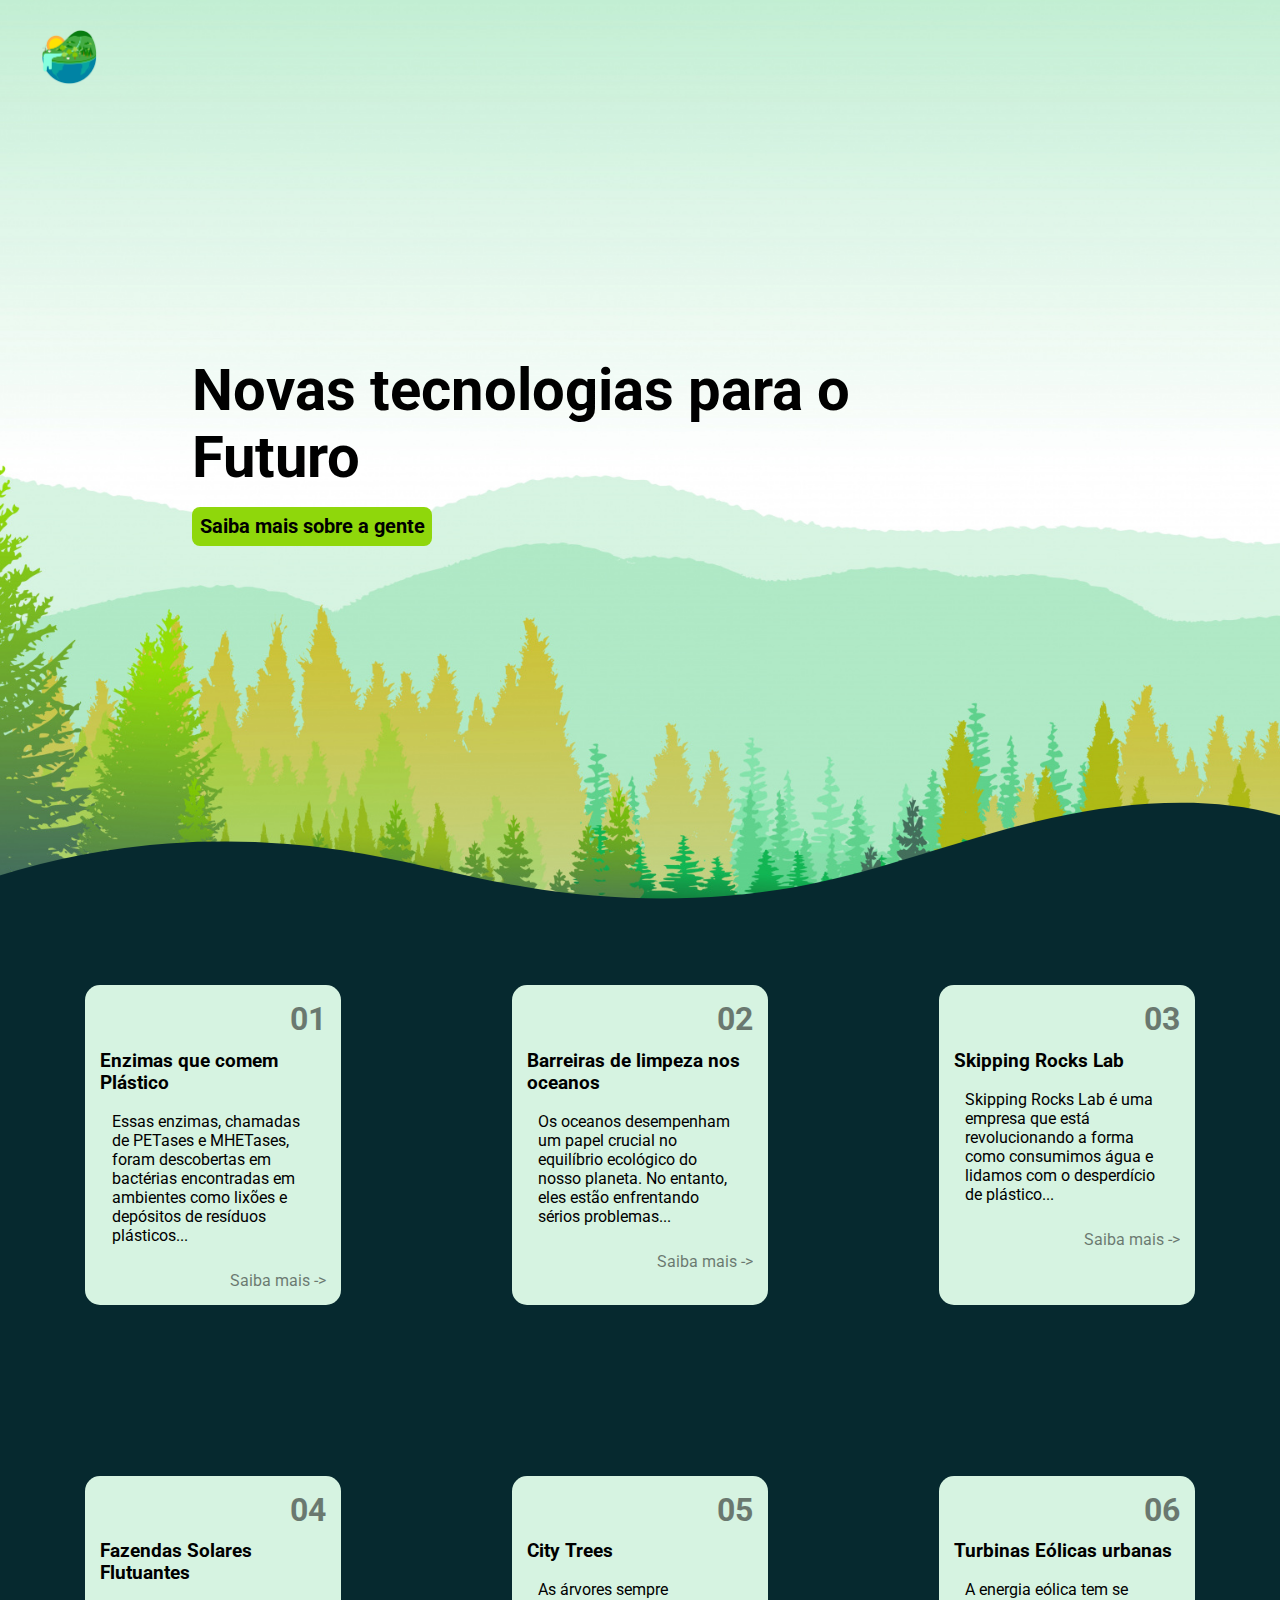
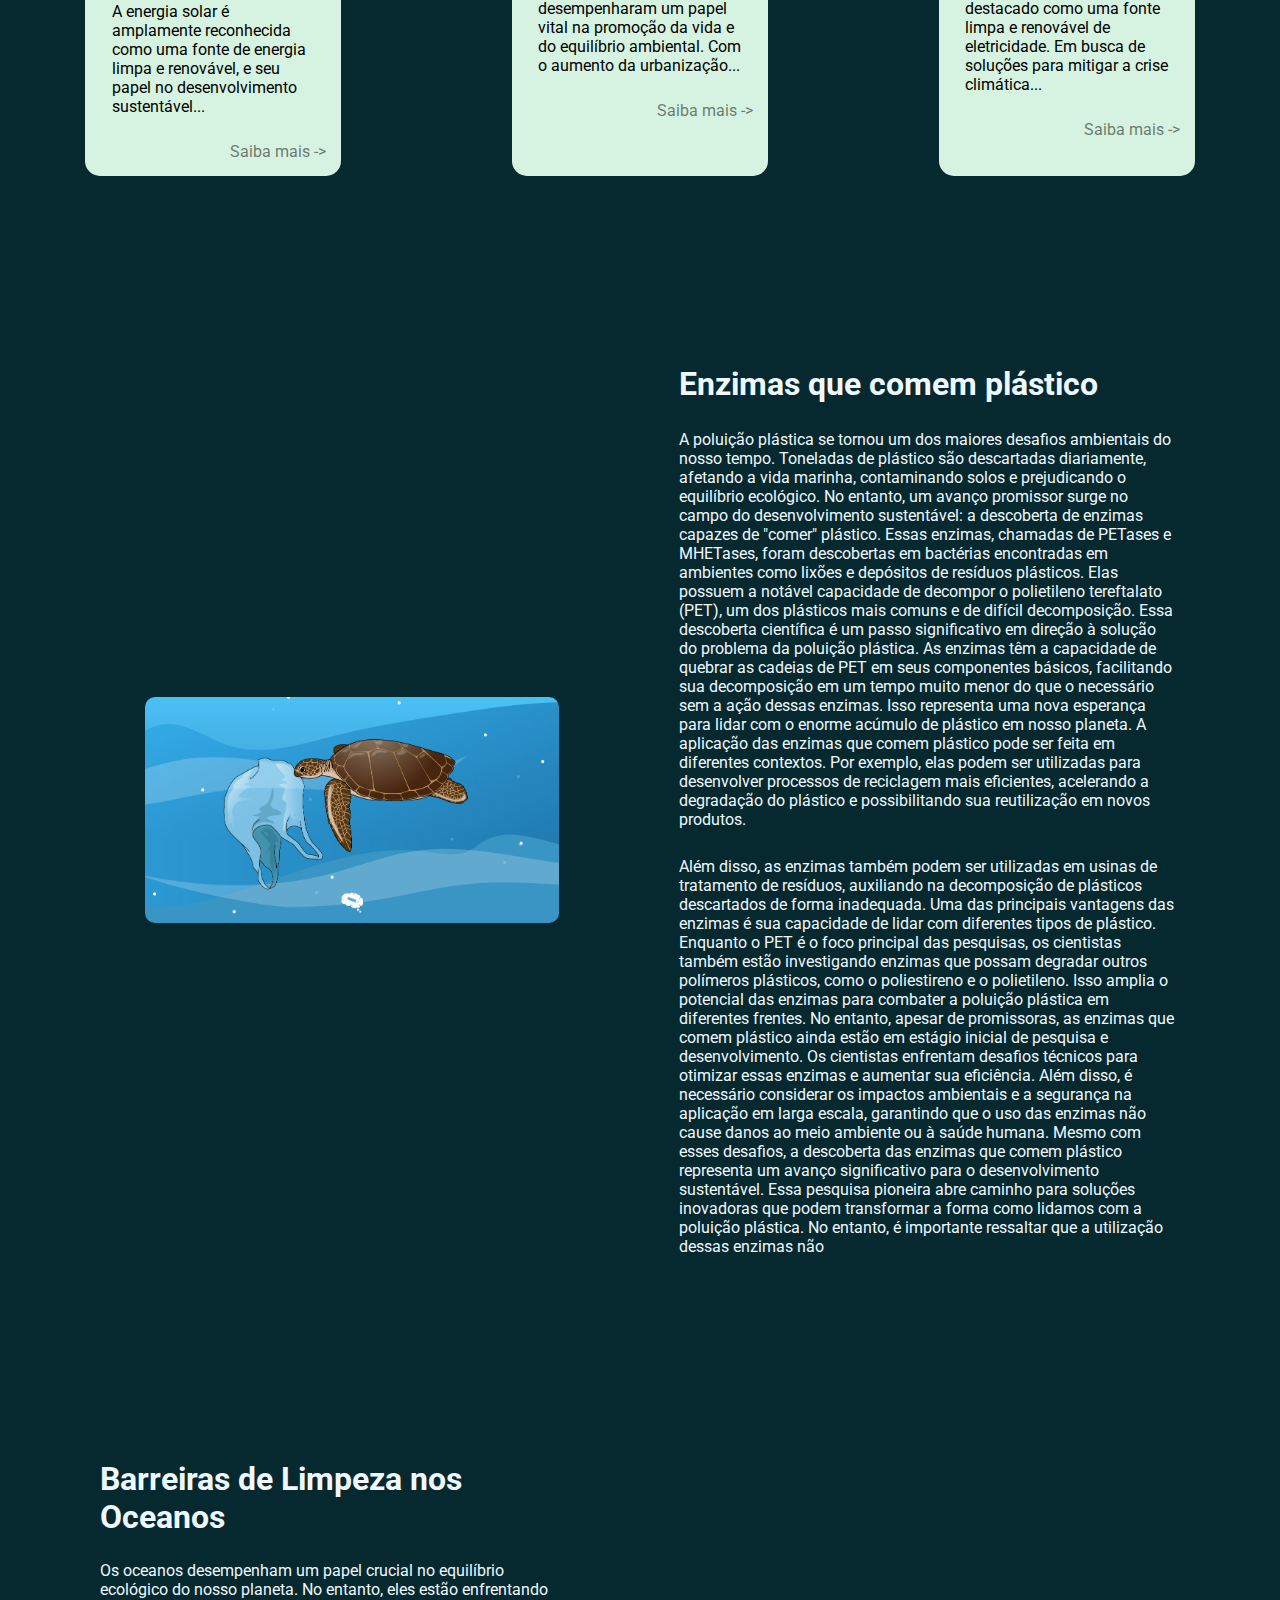
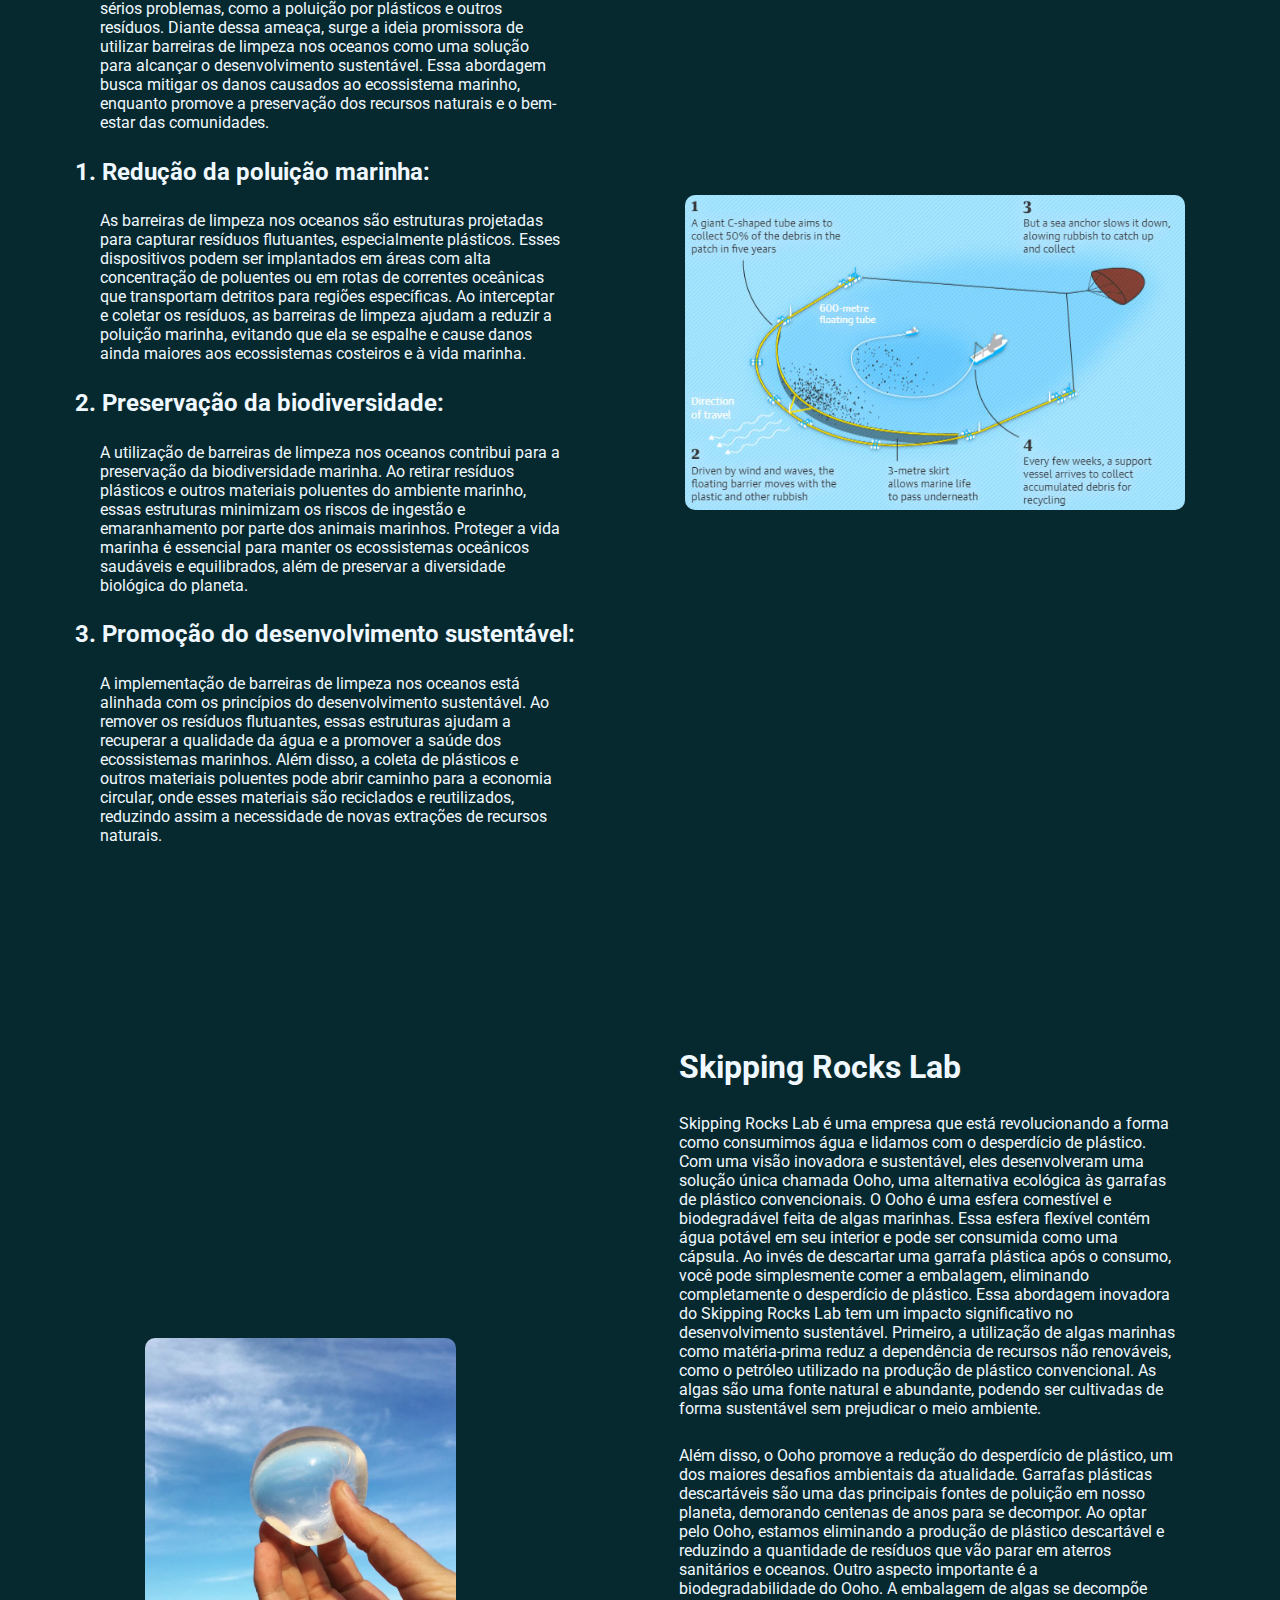
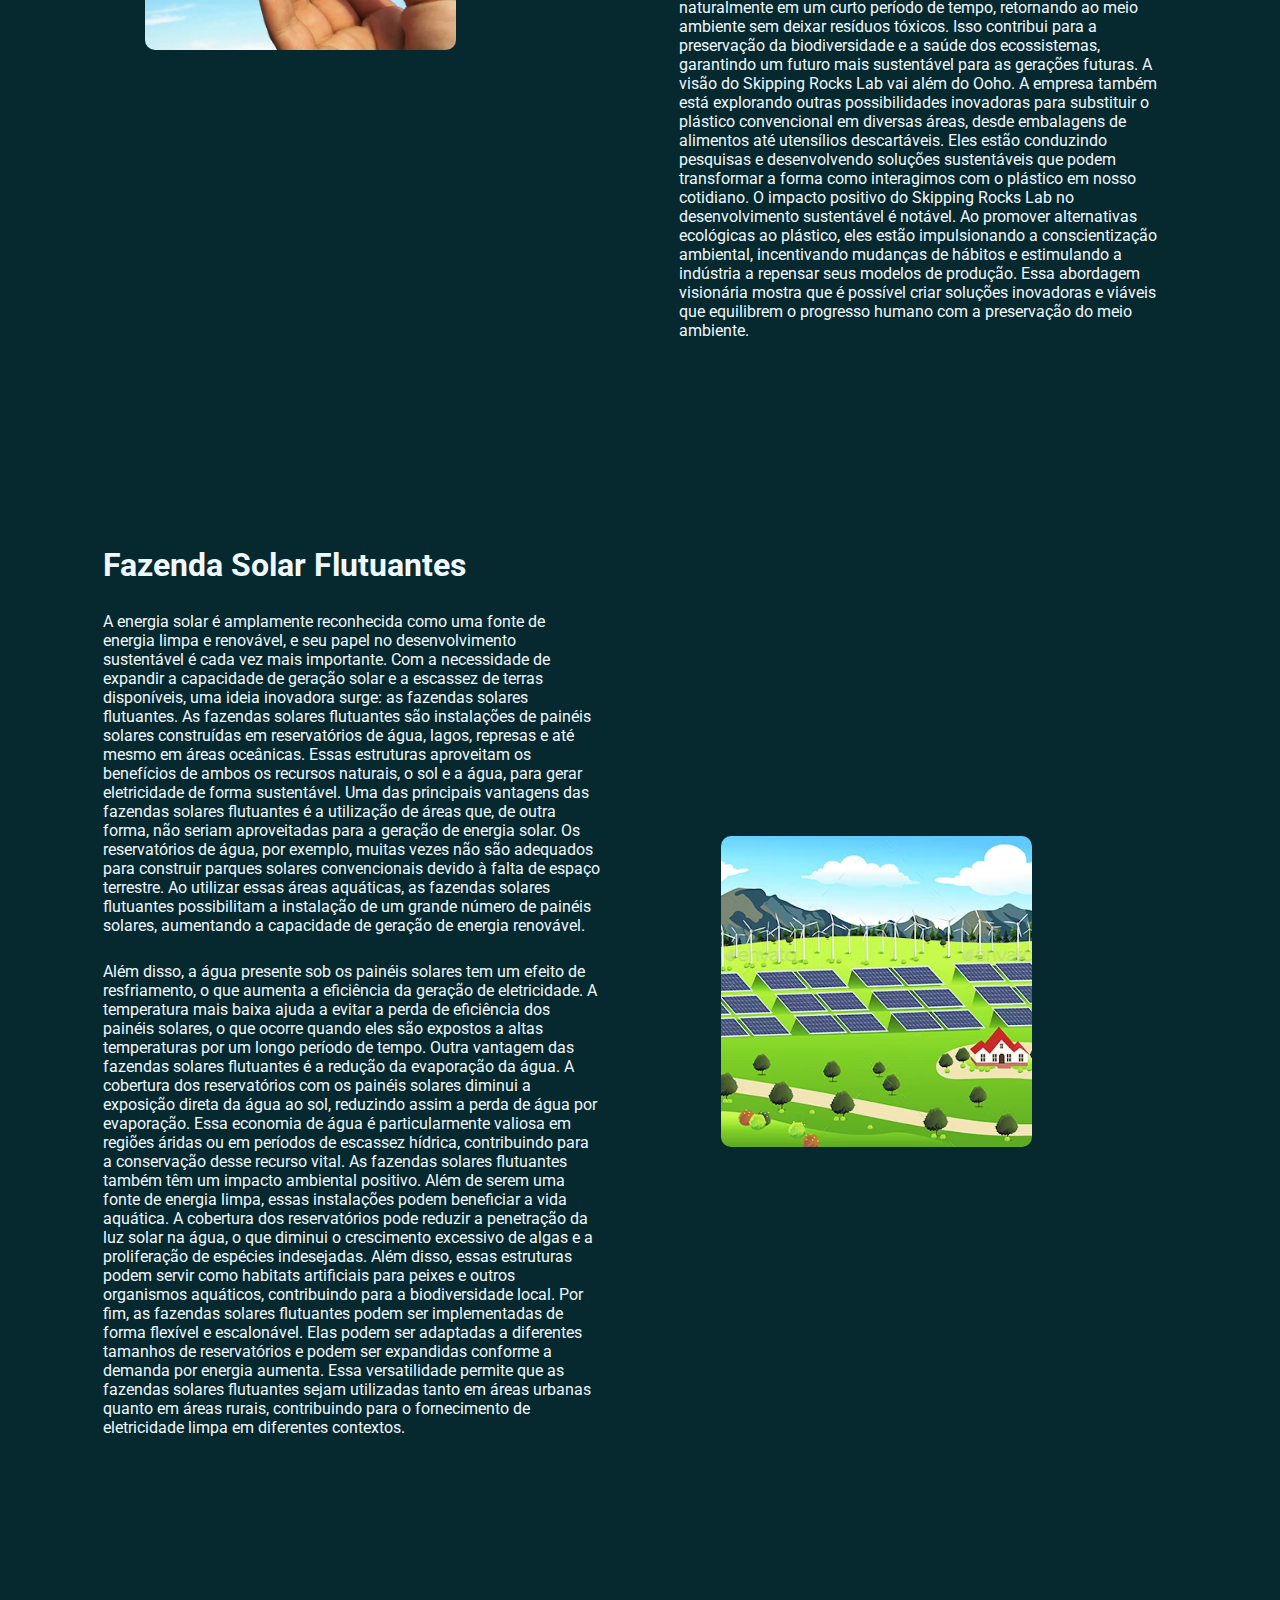
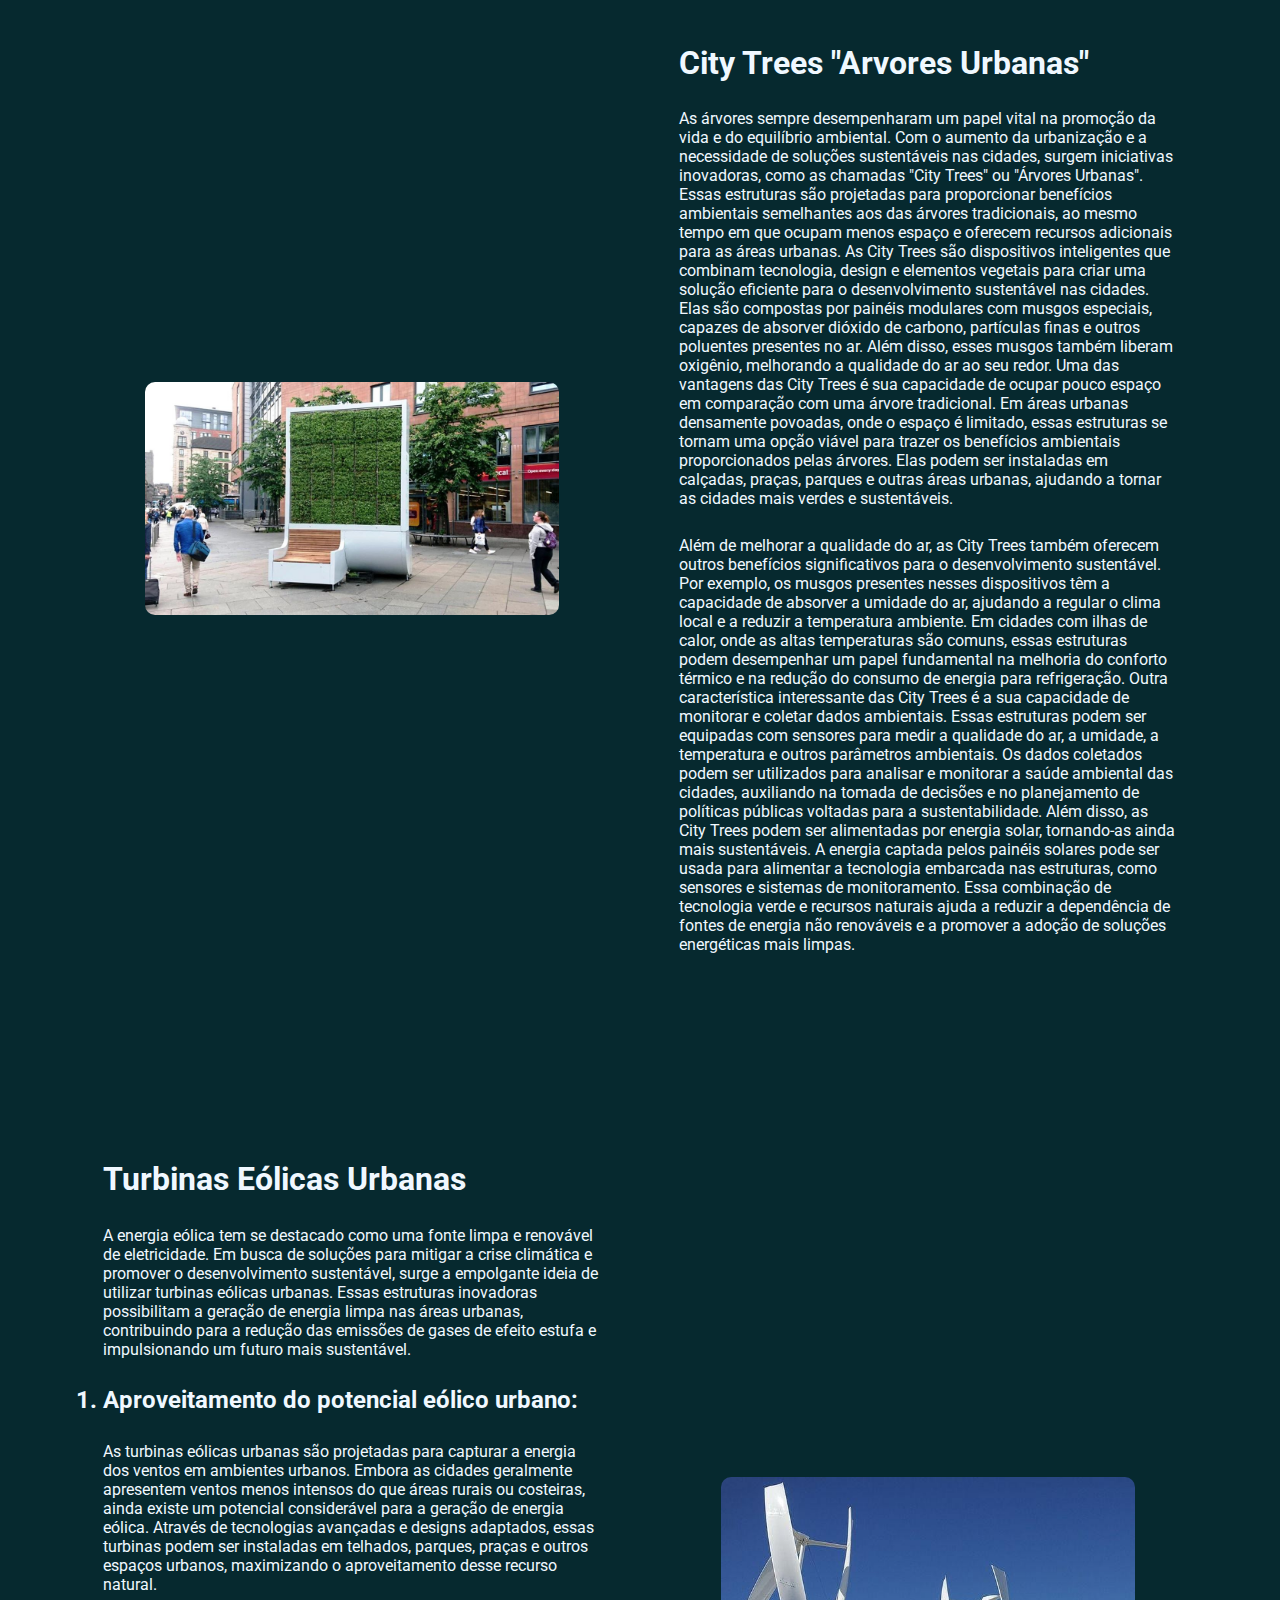
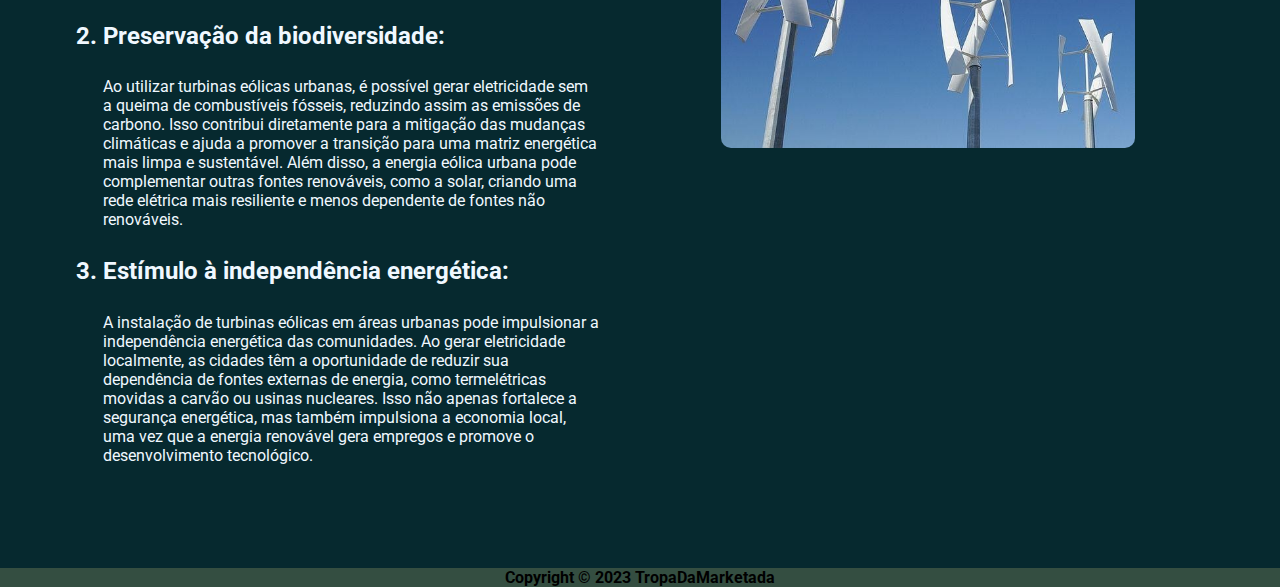
<file: index.html>
<!DOCTYPE html>
<html lang="en">
<head>
    <meta charset="UTF-8">
    <meta name="viewport" content="width=device-width, initial-scale=1.0">
    <link rel="preconnect" href="https://fonts.googleapis.com">
    <link rel="preconnect" href="https://fonts.gstatic.com" crossorigin>
    <link href="https://fonts.googleapis.com/css2?family=Inter:wght@400;500&family=Roboto:wght@100;300;500;700&display=swap" rel="stylesheet">
    <link rel="stylesheet" href="style.css">
    <title>TechLife</title>
</head>
<body>
    <main>
        <ul class="logo_ul">    
            <div>
                <a href="index.html"><img class="logo" src="/imgs/logo.png" alt=""></a>
            </div>
        </ul>

        <div class="content-title">
            <div>
                <h1>Novas tecnologias para o Futuro</h1>
            </div>
            <div>
                <button><a href="about.html">Saiba mais sobre a gente</a></button>
            </div>
        </div>

        <div class="custom-shape-divider-bottom-1693517542">
            <svg data-name="Layer 1" xmlns="http://www.w3.org/2000/svg" viewBox="0 0 1200 120" preserveAspectRatio="none">
                <path d="M321.39,56.44c58-10.79,114.16-30.13,172-41.86,82.39-16.72,168.19-17.73,250.45-.39C823.78,31,906.67,72,985.66,92.83c70.05,18.48,146.53,26.09,214.34,3V0H0V27.35A600.21,600.21,0,0,0,321.39,56.44Z" class="shape-fill"></path>
            </svg>
        </div>
    </main>
    
    <section>
        <div class="big-box">
            <div class="small-box">
                <h1>01</h1>
                <h3>Enzimas que comem Plástico</h3>
                <p>Essas enzimas, chamadas de PETases e MHETases, foram descobertas em bactérias encontradas em ambientes como lixões e depósitos de resíduos plásticos...</p>
                <a href="#plastico">Saiba mais -></a>
            </div>
    
            <div class="small-box">
                <h1>02</h1>
                <h3>Barreiras de limpeza nos oceanos</h3>
                <p>Os oceanos desempenham um papel crucial no equilíbrio ecológico do nosso planeta. No entanto, eles estão enfrentando sérios problemas...</p>
                <a href="#barreiras">Saiba mais -></a>
            </div>

            <div class="small-box">
                <h1>03</h1>
                <h3>Skipping Rocks Lab</h3>
                <p>Skipping Rocks Lab é uma empresa que está revolucionando a forma como consumimos água e lidamos com o desperdício de plástico...</p>
                <a href="#Rocks_lab">Saiba mais -></a>
            </div>

            <div class="small-box">
                <h1>04</h1>
                <h3>Fazendas Solares Flutuantes</h3>
                <p>A energia solar é amplamente reconhecida como uma fonte de energia limpa e renovável, e seu papel no desenvolvimento sustentável...</p>
                <a href="#fazenda_solar">Saiba mais -></a>
            </div>
    
            <div class="small-box">
                <h1>05</h1>
                <h3>City Trees</h3>
                <p>As árvores sempre desempenharam um papel vital na promoção da vida e do equilíbrio ambiental. Com o aumento da urbanização...</p>
                <a href="#city_trees">Saiba mais -></a>
            </div>

            <div class="small-box">
                <h1>06</h1>
                <h3>Turbinas Eólicas urbanas</h3>
                <p>A energia eólica tem se destacado como uma fonte limpa e renovável de eletricidade. Em busca de soluções para mitigar a crise climática...</p>
                <a href="#eolicas">Saiba mais -></a>
            </div>
        </div>
    </section>

    <section class="section_info">
        <div class="info" id="plastico">
            <div class="div_img">
                <img id="tutle_img" src="/imgs/plasticTurtle.jpg" alt="">
            </div>
            <div class="text">
                <h1>Enzimas que comem plástico</h1>
                <p>A poluição plástica se tornou um dos maiores desafios ambientais do nosso tempo. Toneladas de plástico são descartadas diariamente, afetando a vida marinha, contaminando solos e prejudicando o equilíbrio ecológico. No entanto, um avanço promissor surge no campo do desenvolvimento sustentável: a descoberta de enzimas capazes de "comer" plástico.

                    Essas enzimas, chamadas de PETases e MHETases, foram descobertas em bactérias encontradas em ambientes como lixões e depósitos de resíduos plásticos. Elas possuem a notável capacidade de decompor o polietileno tereftalato (PET), um dos plásticos mais comuns e de difícil decomposição.
                    
                    Essa descoberta científica é um passo significativo em direção à solução do problema da poluição plástica. As enzimas têm a capacidade de quebrar as cadeias de PET em seus componentes básicos, facilitando sua decomposição em um tempo muito menor do que o necessário sem a ação dessas enzimas. Isso representa uma nova esperança para lidar com o enorme acúmulo de plástico em nosso planeta.
                    
                    A aplicação das enzimas que comem plástico pode ser feita em diferentes contextos. Por exemplo, elas podem ser utilizadas para desenvolver processos de reciclagem mais eficientes, acelerando a degradação do plástico e possibilitando sua reutilização em novos produtos. 
                </p>

                <p>
                    Além disso, as enzimas também podem ser utilizadas em usinas de tratamento de resíduos, auxiliando na decomposição de plásticos descartados de forma inadequada.
                    
                    Uma das principais vantagens das enzimas é sua capacidade de lidar com diferentes tipos de plástico. Enquanto o PET é o foco principal das pesquisas, os cientistas também estão investigando enzimas que possam degradar outros polímeros plásticos, como o poliestireno e o polietileno. Isso amplia o potencial das enzimas para combater a poluição plástica em diferentes frentes.
                    
                    No entanto, apesar de promissoras, as enzimas que comem plástico ainda estão em estágio inicial de pesquisa e desenvolvimento. Os cientistas enfrentam desafios técnicos para otimizar essas enzimas e aumentar sua eficiência. Além disso, é necessário considerar os impactos ambientais e a segurança na aplicação em larga escala, garantindo que o uso das enzimas não cause danos ao meio ambiente ou à saúde humana.
                    
                    Mesmo com esses desafios, a descoberta das enzimas que comem plástico representa um avanço significativo para o desenvolvimento sustentável. Essa pesquisa pioneira abre caminho para soluções inovadoras que podem transformar a forma como lidamos com a poluição plástica. No entanto, é importante ressaltar que a utilização dessas enzimas não
                </p>
            </div>
        </div>

        <div class="info">
            <div class="text">
                <h1>Barreiras de Limpeza nos Oceanos</h1>
                <p>Os oceanos desempenham um papel crucial no equilíbrio ecológico do nosso planeta. No entanto, eles estão enfrentando sérios problemas, como a poluição por plásticos e outros resíduos. Diante dessa ameaça, surge a ideia promissora de utilizar barreiras de limpeza nos oceanos como uma solução para alcançar o desenvolvimento sustentável. Essa abordagem busca mitigar os danos causados ao ecossistema marinho, enquanto promove a preservação dos recursos naturais e o bem-estar das comunidades.</p>
                
                <h2>1. Redução da poluição marinha:</h2>
                <p>As barreiras de limpeza nos oceanos são estruturas projetadas para capturar resíduos flutuantes, especialmente plásticos. Esses dispositivos podem ser implantados em áreas com alta concentração de poluentes ou em rotas de correntes oceânicas que transportam detritos para regiões específicas. Ao interceptar e coletar os resíduos, as barreiras de limpeza ajudam a reduzir a poluição marinha, evitando que ela se espalhe e cause danos ainda maiores aos ecossistemas costeiros e à vida marinha.</p>
                   
                <h2>2. Preservação da biodiversidade:</h2>
                <p>A utilização de barreiras de limpeza nos oceanos contribui para a preservação da biodiversidade marinha. Ao retirar resíduos plásticos e outros materiais poluentes do ambiente marinho, essas estruturas minimizam os riscos de ingestão e emaranhamento por parte dos animais marinhos. Proteger a vida marinha é essencial para manter os ecossistemas oceânicos saudáveis e equilibrados, além de preservar a diversidade biológica do planeta.</p>
                   
                <h2>3. Promoção do desenvolvimento sustentável:</h2>
                <p>A implementação de barreiras de limpeza nos oceanos está alinhada com os princípios do desenvolvimento sustentável. Ao remover os resíduos flutuantes, essas estruturas ajudam a recuperar a qualidade da água e a promover a saúde dos ecossistemas marinhos. Além disso, a coleta de plásticos e outros materiais poluentes pode abrir caminho para a economia circular, onde esses materiais são reciclados e reutilizados, reduzindo assim a necessidade de novas extrações de recursos naturais.</p>
            
            </div>
            <div class="div_img" id="barreiras">
                <img src="/imgs/cleaning_barrier.jpg" alt="">
            </div>
        </div>

        <div class="info" id="Rocks_lab">
            <div id="rock_img" class="div_img">
                <img src="/imgs/skipping_rocks_lab.jpeg" alt="">
            </div>
            <div class="text">
                <h1>Skipping Rocks Lab</h1>
                <p>Skipping Rocks Lab é uma empresa que está revolucionando a forma como consumimos água e lidamos com o desperdício de plástico. Com uma visão inovadora e sustentável, eles desenvolveram uma solução única chamada Ooho, uma alternativa ecológica às garrafas de plástico convencionais.

                    O Ooho é uma esfera comestível e biodegradável feita de algas marinhas. Essa esfera flexível contém água potável em seu interior e pode ser consumida como uma cápsula. Ao invés de descartar uma garrafa plástica após o consumo, você pode simplesmente comer a embalagem, eliminando completamente o desperdício de plástico.
                    
                    Essa abordagem inovadora do Skipping Rocks Lab tem um impacto significativo no desenvolvimento sustentável. Primeiro, a utilização de algas marinhas como matéria-prima reduz a dependência de recursos não renováveis, como o petróleo utilizado na produção de plástico convencional. As algas são uma fonte natural e abundante, podendo ser cultivadas de forma sustentável sem prejudicar o meio ambiente.
                </p>

                <p>
                    Além disso, o Ooho promove a redução do desperdício de plástico, um dos maiores desafios ambientais da atualidade. Garrafas plásticas descartáveis são uma das principais fontes de poluição em nosso planeta, demorando centenas de anos para se decompor. Ao optar pelo Ooho, estamos eliminando a produção de plástico descartável e reduzindo a quantidade de resíduos que vão parar em aterros sanitários e oceanos.
                    
                    Outro aspecto importante é a biodegradabilidade do Ooho. A embalagem de algas se decompõe naturalmente em um curto período de tempo, retornando ao meio ambiente sem deixar resíduos tóxicos. Isso contribui para a preservação da biodiversidade e a saúde dos ecossistemas, garantindo um futuro mais sustentável para as gerações futuras.
                    
                    A visão do Skipping Rocks Lab vai além do Ooho. A empresa também está explorando outras possibilidades inovadoras para substituir o plástico convencional em diversas áreas, desde embalagens de alimentos até utensílios descartáveis. Eles estão conduzindo pesquisas e desenvolvendo soluções sustentáveis que podem transformar a forma como interagimos com o plástico em nosso cotidiano.
                    
                    O impacto positivo do Skipping Rocks Lab no desenvolvimento sustentável é notável. Ao promover alternativas ecológicas ao plástico, eles estão impulsionando a conscientização ambiental, incentivando mudanças de hábitos e estimulando a indústria a repensar seus modelos de produção. Essa abordagem visionária mostra que é possível criar soluções inovadoras e viáveis que equilibrem o progresso humano com a preservação do meio ambiente.
                </p>
            </div>
        </div>

        <div class="info" id="fazenda_solar">
            <div class="text">
                <h1>Fazenda Solar Flutuantes</h1>
                <p>A energia solar é amplamente reconhecida como uma fonte de energia limpa e renovável, e seu papel no desenvolvimento sustentável é cada vez mais importante. Com a necessidade de expandir a capacidade de geração solar e a escassez de terras disponíveis, uma ideia inovadora surge: as fazendas solares flutuantes.

                    As fazendas solares flutuantes são instalações de painéis solares construídas em reservatórios de água, lagos, represas e até mesmo em áreas oceânicas. Essas estruturas aproveitam os benefícios de ambos os recursos naturais, o sol e a água, para gerar eletricidade de forma sustentável.
                    
                    Uma das principais vantagens das fazendas solares flutuantes é a utilização de áreas que, de outra forma, não seriam aproveitadas para a geração de energia solar. Os reservatórios de água, por exemplo, muitas vezes não são adequados para construir parques solares convencionais devido à falta de espaço terrestre. Ao utilizar essas áreas aquáticas, as fazendas solares flutuantes possibilitam a instalação de um grande número de painéis solares, aumentando a capacidade de geração de energia renovável.
                </p>
                <p>
                    Além disso, a água presente sob os painéis solares tem um efeito de resfriamento, o que aumenta a eficiência da geração de eletricidade. A temperatura mais baixa ajuda a evitar a perda de eficiência dos painéis solares, o que ocorre quando eles são expostos a altas temperaturas por um longo período de tempo.
                    
                    Outra vantagem das fazendas solares flutuantes é a redução da evaporação da água. A cobertura dos reservatórios com os painéis solares diminui a exposição direta da água ao sol, reduzindo assim a perda de água por evaporação. Essa economia de água é particularmente valiosa em regiões áridas ou em períodos de escassez hídrica, contribuindo para a conservação desse recurso vital.
                    
                    As fazendas solares flutuantes também têm um impacto ambiental positivo. Além de serem uma fonte de energia limpa, essas instalações podem beneficiar a vida aquática. A cobertura dos reservatórios pode reduzir a penetração da luz solar na água, o que diminui o crescimento excessivo de algas e a proliferação de espécies indesejadas. Além disso, essas estruturas podem servir como habitats artificiais para peixes e outros organismos aquáticos, contribuindo para a biodiversidade local.
                    
                    Por fim, as fazendas solares flutuantes podem ser implementadas de forma flexível e escalonável. Elas podem ser adaptadas a diferentes tamanhos de reservatórios e podem ser expandidas conforme a demanda por energia aumenta. Essa versatilidade permite que as fazendas solares flutuantes sejam utilizadas tanto em áreas urbanas quanto em áreas rurais, contribuindo para o fornecimento de eletricidade limpa em diferentes contextos.
                </p>
            </div>
            <div id="rock_img" class="div_img">
                <img src="/imgs/solar_farm.avif" alt="">
            </div>
        </div>

        <div class="info" id="city_trees">
            <div id="city_img" class="div_img">
                <img src="/imgs/City_Trees.jpg" alt="">
            </div>
            <div class="text">
                <h1>City Trees "Arvores Urbanas"</h1>
                <p>
                    As árvores sempre desempenharam um papel vital na promoção da vida e do equilíbrio ambiental. Com o aumento da urbanização e a necessidade de soluções sustentáveis nas cidades, surgem iniciativas inovadoras, como as chamadas "City Trees" ou "Árvores Urbanas". Essas estruturas são projetadas para proporcionar benefícios ambientais semelhantes aos das árvores tradicionais, ao mesmo tempo em que ocupam menos espaço e oferecem recursos adicionais para as áreas urbanas.

                    As City Trees são dispositivos inteligentes que combinam tecnologia, design e elementos vegetais para criar uma solução eficiente para o desenvolvimento sustentável nas cidades. Elas são compostas por painéis modulares com musgos especiais, capazes de absorver dióxido de carbono, partículas finas e outros poluentes presentes no ar. Além disso, esses musgos também liberam oxigênio, melhorando a qualidade do ar ao seu redor.

                    Uma das vantagens das City Trees é sua capacidade de ocupar pouco espaço em comparação com uma árvore tradicional. Em áreas urbanas densamente povoadas, onde o espaço é limitado, essas estruturas se tornam uma opção viável para trazer os benefícios ambientais proporcionados pelas árvores. Elas podem ser instaladas em calçadas, praças, parques e outras áreas urbanas, ajudando a tornar as cidades mais verdes e sustentáveis.
                </p>   

                <p>
                    Além de melhorar a qualidade do ar, as City Trees também oferecem outros benefícios significativos para o desenvolvimento sustentável. Por exemplo, os musgos presentes nesses dispositivos têm a capacidade de absorver a umidade do ar, ajudando a regular o clima local e a reduzir a temperatura ambiente. Em cidades com ilhas de calor, onde as altas temperaturas são comuns, essas estruturas podem desempenhar um papel fundamental na melhoria do conforto térmico e na redução do consumo de energia para refrigeração.

                    Outra característica interessante das City Trees é a sua capacidade de monitorar e coletar dados ambientais. Essas estruturas podem ser equipadas com sensores para medir a qualidade do ar, a umidade, a temperatura e outros parâmetros ambientais. Os dados coletados podem ser utilizados para analisar e monitorar a saúde ambiental das cidades, auxiliando na tomada de decisões e no planejamento de políticas públicas voltadas para a sustentabilidade.

                    Além disso, as City Trees podem ser alimentadas por energia solar, tornando-as ainda mais sustentáveis. A energia captada pelos painéis solares pode ser usada para alimentar a tecnologia embarcada nas estruturas, como sensores e sistemas de monitoramento. Essa combinação de tecnologia verde e recursos naturais ajuda a reduzir a dependência de fontes de energia não renováveis e a promover a adoção de soluções energéticas mais limpas.
                </p>
            </div>
        </div>

        <div class="info" id="eolicas">
            <div class="text">
                <h1>Turbinas Eólicas Urbanas</h1>
                <p>A energia eólica tem se destacado como uma fonte limpa e renovável de eletricidade. Em busca de soluções para mitigar a crise climática e promover o desenvolvimento sustentável, surge a empolgante ideia de utilizar turbinas eólicas urbanas. Essas estruturas inovadoras possibilitam a geração de energia limpa nas áreas urbanas, contribuindo para a redução das emissões de gases de efeito estufa e impulsionando um futuro mais sustentável.</p>

                <h2>1. Aproveitamento do potencial eólico urbano:</h2>
                <p>As turbinas eólicas urbanas são projetadas para capturar a energia dos ventos em ambientes urbanos. Embora as cidades geralmente apresentem ventos menos intensos do que áreas rurais ou costeiras, ainda existe um potencial considerável para a geração de energia eólica. Através de tecnologias avançadas e designs adaptados, essas turbinas podem ser instaladas em telhados, parques, praças e outros espaços urbanos, maximizando o aproveitamento desse recurso natural.</p>

                <h2>2. Preservação da biodiversidade:</h2>
                <p>Ao utilizar turbinas eólicas urbanas, é possível gerar eletricidade sem a queima de combustíveis fósseis, reduzindo assim as emissões de carbono. Isso contribui diretamente para a mitigação das mudanças climáticas e ajuda a promover a transição para uma matriz energética mais limpa e sustentável. Além disso, a energia eólica urbana pode complementar outras fontes renováveis, como a solar, criando uma rede elétrica mais resiliente e menos dependente de fontes não renováveis.</p>

                <h2>3. Estímulo à independência energética:</h2>
                <p>A instalação de turbinas eólicas em áreas urbanas pode impulsionar a independência energética das comunidades. Ao gerar eletricidade localmente, as cidades têm a oportunidade de reduzir sua dependência de fontes externas de energia, como termelétricas movidas a carvão ou usinas nucleares. Isso não apenas fortalece a segurança energética, mas também impulsiona a economia local, uma vez que a energia renovável gera empregos e promove o desenvolvimento tecnológico.</p>
            </div>
            <div id="city_img" class="div_img">
                <img src="/imgs/wind_turbine.jpeg" alt="">
            </div>
        </div>
    </section>
    <footer>
        <p>Copyright © 2023 TropaDaMarketada</p>
    </footer>
</body>
</html>
</file>
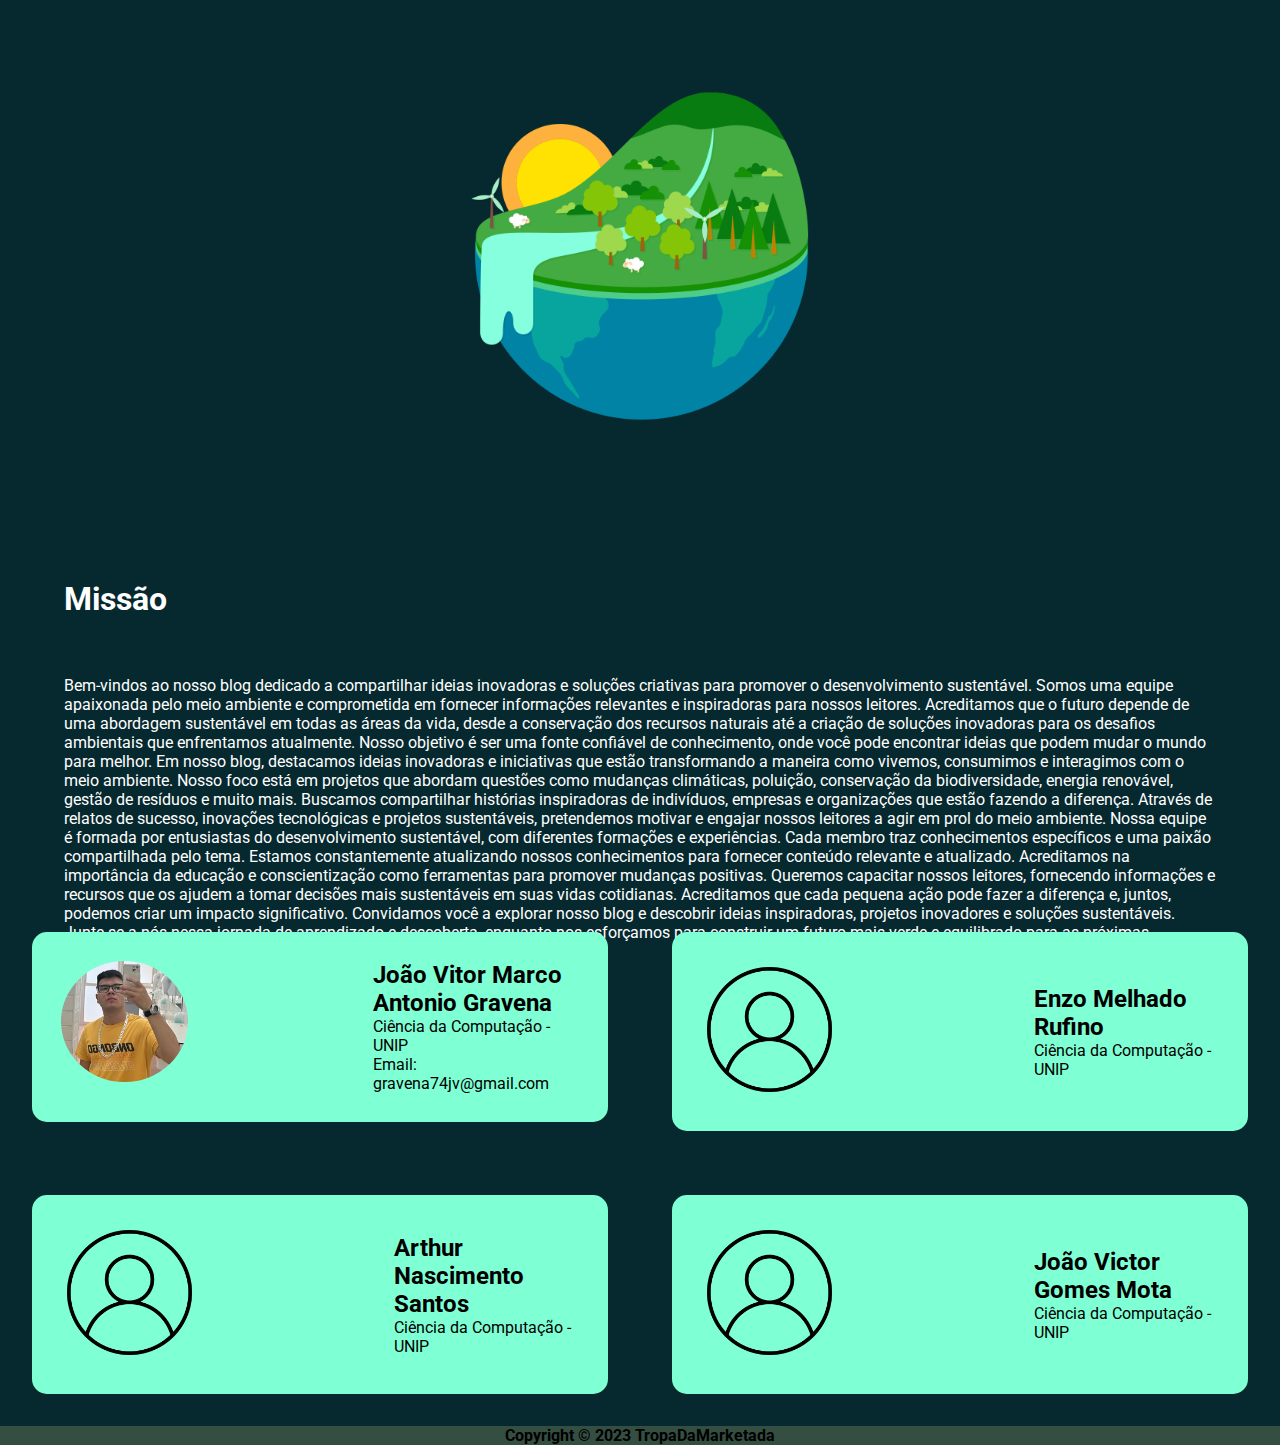
<file: about.html>
<!DOCTYPE html>
<html lang="en">
<head>
    <meta charset="UTF-8">
    <meta name="viewport" content="width=device-width, initial-scale=1.0">
    <link rel="preconnect" href="https://fonts.googleapis.com">
    <link rel="preconnect" href="https://fonts.gstatic.com" crossorigin>
    <link href="https://fonts.googleapis.com/css2?family=Inter:wght@400;500&family=Roboto:wght@100;300;500;700&display=swap" rel="stylesheet">
    <link rel="stylesheet" href="style_about.css">
    <title>Document</title>
</head>
<body>
    <section class="first_section">
        <div class="logo">
            <a href="index.html"><img src="/imgs/logo.png" alt=""></a>
        </div>
        <div class="texto">
            <h1>Missão</h1>
            <p>Bem-vindos ao nosso blog dedicado a compartilhar ideias inovadoras e soluções criativas para promover o desenvolvimento sustentável. Somos uma equipe apaixonada pelo meio ambiente e comprometida em fornecer informações relevantes e inspiradoras para nossos leitores.
            Acreditamos que o futuro depende de uma abordagem sustentável em todas as áreas da vida, desde a conservação dos recursos naturais até a criação de soluções inovadoras para os desafios ambientais que enfrentamos atualmente. Nosso objetivo é ser uma fonte confiável de conhecimento, onde você pode encontrar ideias que podem mudar o mundo para melhor.
            Em nosso blog, destacamos ideias inovadoras e iniciativas que estão transformando a maneira como vivemos, consumimos e interagimos com o meio ambiente. Nosso foco está em projetos que abordam questões como mudanças climáticas, poluição, conservação da biodiversidade, energia renovável, gestão de resíduos e muito mais.
            Buscamos compartilhar histórias inspiradoras de indivíduos, empresas e organizações que estão fazendo a diferença. Através de relatos de sucesso, inovações tecnológicas e projetos sustentáveis, pretendemos motivar e engajar nossos leitores a agir em prol do meio ambiente.
            Nossa equipe é formada por entusiastas do desenvolvimento sustentável, com diferentes formações e experiências. Cada membro traz conhecimentos específicos e uma paixão compartilhada pelo tema. Estamos constantemente atualizando nossos conhecimentos para fornecer conteúdo relevante e atualizado.
            Acreditamos na importância da educação e conscientização como ferramentas para promover mudanças positivas. Queremos capacitar nossos leitores, fornecendo informações e recursos que os ajudem a tomar decisões mais sustentáveis em suas vidas cotidianas. Acreditamos que cada pequena ação pode fazer a diferença e, juntos, podemos criar um impacto significativo.
            Convidamos você a explorar nosso blog e descobrir ideias inspiradoras, projetos inovadores e soluções sustentáveis. Junte-se a nós nessa jornada de aprendizado e descoberta, enquanto nos esforçamos para construir um futuro mais verde e equilibrado para as próximas gerações.
            </p>
        </div>
    </section>

    <section class="contact">
            <a href="https://www.linkedin.com/in/jo%C3%A3o-gravena-b80140222/">
                <div class="box">
                    <div class="foto">
                        <img src="/imgs/eu2.jpg" alt="">
                    </div>
                    <div class="text">
                        <h2>João Vitor Marco Antonio Gravena</h2>
                        <p>Ciência da Computação - UNIP</p>
                        <p>Email: gravena74jv@gmail.com</p>
                    </div>
                </div>
            </a>

            <a href="">
                <div class="box">
                    <div class="foto">
                        <img src="/imgs/perfil.png" alt="">
                    </div>
                    <div class="text">
                        <h2>Enzo Melhado Rufino</h2>
                        <p>Ciência da Computação - UNIP</p>
                    </div>
                </div>
            </a>

            <a href="">
                <div class="box">
                    <div class="foto">
                        <img src="/imgs/perfil.png" alt="">
                    </div>
                    <div class="text">
                        <h2>Arthur Nascimento Santos</h2>
                        <p>Ciência da Computação - UNIP</p>
                    </div>
                </div>
            </a>

            <a href="">
                <div class="box">
                    <div class="foto">
                        <img src="/imgs/perfil.png" alt="">
                    </div>
                    <div class="text">
                        <h2>João Victor Gomes Mota</h2>
                        <p>Ciência da Computação - UNIP</p>
                    </div>
                </div>
            </a>
    </section>
    <footer>
        <p>Copyright © 2023 TropaDaMarketada</p>
    </footer>
</body>
</html>
</file>
<file: style.css>
*{
    margin: 0; padding: 0;
    box-sizing: border-box;
    font-family: 'Inter', sans-serif;
    font-family: 'Roboto', sans-serif;
}

html{
    scroll-behavior: smooth;
}

.logo_ul{
    margin: 2% 0 0 3%;
}

.logo{
    width: 5%;
}

a{
    color: black;
    text-decoration: none;
}

main{
    display: flex;
    flex-direction: column;
    background: url("/imgs/wpforest.jpg") no-repeat;
    background-size: cover;
    background-position: bottom;
    height: 100vh;
}

/* ul{
    navegação 
}*/

.content-title{
    display: flex;
    flex-direction: column;
    justify-content: center;
    margin-left: 15vw;
    font-size: 180%;
    height: 80vh;
    width: 60vw;
}

.content-title button{
    background-color: #8FD70B;
    border: none;
    font-weight: bold;
    font-size: 20px;
    padding: 1%;
    margin-top: 2%;
    border-radius: 8px;
    cursor: pointer;
    transition: 1.5s ease;
}

.content-title button:hover{
    background-color: #D6F3E1;
}


.custom-shape-divider-bottom-1693517542 {
    position: absolute;
    bottom: 0;
    left: 0;
    width: 100%;
    overflow: hidden;
    line-height: 0;
    transform: rotate(180deg);
}

.custom-shape-divider-bottom-1693517542 svg {
    position: relative;
    display: block;
    width: calc(100% + 1.3px);
    height: 106px;
    transform: rotateY(180deg);
}

.custom-shape-divider-bottom-1693517542 .shape-fill {
    fill: #06292F;
}

/* SECTION */

section{
    background-color: #06292F;
}

.big-box{
    display: grid;
    grid-template-columns: 1.5fr 1.5fr 1.5fr;
}

.small-box{
    background-color: #D6F3E1;
    border-radius: 15px;
    padding: 15px;
    margin: 20%;
    cursor: pointer;
}

.small-box h1{
    text-align: right;
    padding-bottom: 5%;
    opacity: 0.5;
}

.small-box a{
    opacity: 0.5;
    padding-top: 15px;
    float: right;
}

.small-box h3{
    padding-bottom: 3%;
}



/* section info */

.section_info #tutle_img{
    width: 80%;
}

.section_info #rock_img img{
    width: 60%;
}

.section_info #city_img img{
    width: 80%;
}

.section_info .info{
    display: grid;
    grid-template-columns: 1fr 1fr;
    padding: 5%;
}

.section_info .info div{
    padding: 5%;
}

.section_info .info .text{
    color: aliceblue;
}

.section_info .info .text h1, p{
    margin: 5%;
}

.section_info .info .text{
    padding: 2%;
}

.section_info .info .div_img{
    display: flex;
    justify-content: center;
    flex-direction: column;
}

.section_info .info .div_img img{
    margin-left: 10%;
    border-radius: 10px;
}


/* footer */

footer{
    background-color: #344E41;
    display: flex;
    text-align: center;
    justify-content: center;
}

footer p{
    margin: 0;
    font-weight: bold;
}

/* MEDIA SCREEN */

@media screen and (max-width: 425px) {
    .big-box{
        display: flex;
        flex-direction: column;
    }

    .section_info .info{
        display: flex;
        flex-direction: column;
    }
}

@media screen and (max-width: 1024px) {
    .section_info .info{
        display: flex;
        flex-direction: column;
    }
}
</file>
<file: style_about.css>
*{
    margin: 0; padding: 0;
    box-sizing: border-box;
    font-family: 'Inter', sans-serif;
    font-family: 'Roboto', sans-serif;
}

body{
    background-color: #06292F;
}

html{
    scroll-behavior: smooth;
}

section{
    display: grid;
    grid-template-columns: 1fr 1fr;
}

section div img{
    width: 40vw;
}

section div{
    margin: 5%;
}

.first_section{
    height: 100vh;
}

.texto{
    color: #fff;
    display: flex;
    flex-direction: column;
    justify-content: center;
}

.texto h1{
    margin-bottom: 5%;
}

.box{
    display: flex;
    background-color: aquamarine;
    border-radius: 15px;
}

.box .text{
    display: flex;
    flex-direction: column;
    justify-content: center;
    width: 60%;
}

.box .foto img{
    width: 50%;
    border-radius: 100%;
}

a{
    color: black;
    text-decoration: none;
}

/* footer */

footer{
    background-color: #344E41;
    display: flex;
    text-align: center;
    justify-content: center;
}

footer p{
    margin: 0;
    font-weight: bold;
}

/* MEDIA SCREEN */

@media screen and (max-width: 1440px) {
    .first_section{
        display: flex;
        flex-direction: column;
        height: 100vh;
    }

    .first_section .logo{
        display: flex;
        justify-content: center;
    }

    section div img{
        width: 30vw;
    }
}


@media screen and (max-width: 1024px) {
    .contact{
        display: flex;
        flex-direction: column;
        margin-top: 15%;
    }
}

@media screen and (max-width: 425px) {
    .contact{
        margin-top: 80%;
    }

    .box{
        display: flex;
        flex-direction: column;
    }

    .box .foto{
        display: flex;
        justify-content: center;
    }

    .box .text{
        margin: 0 0 5% 20%;
        text-align: center;
    }
}
</file>
